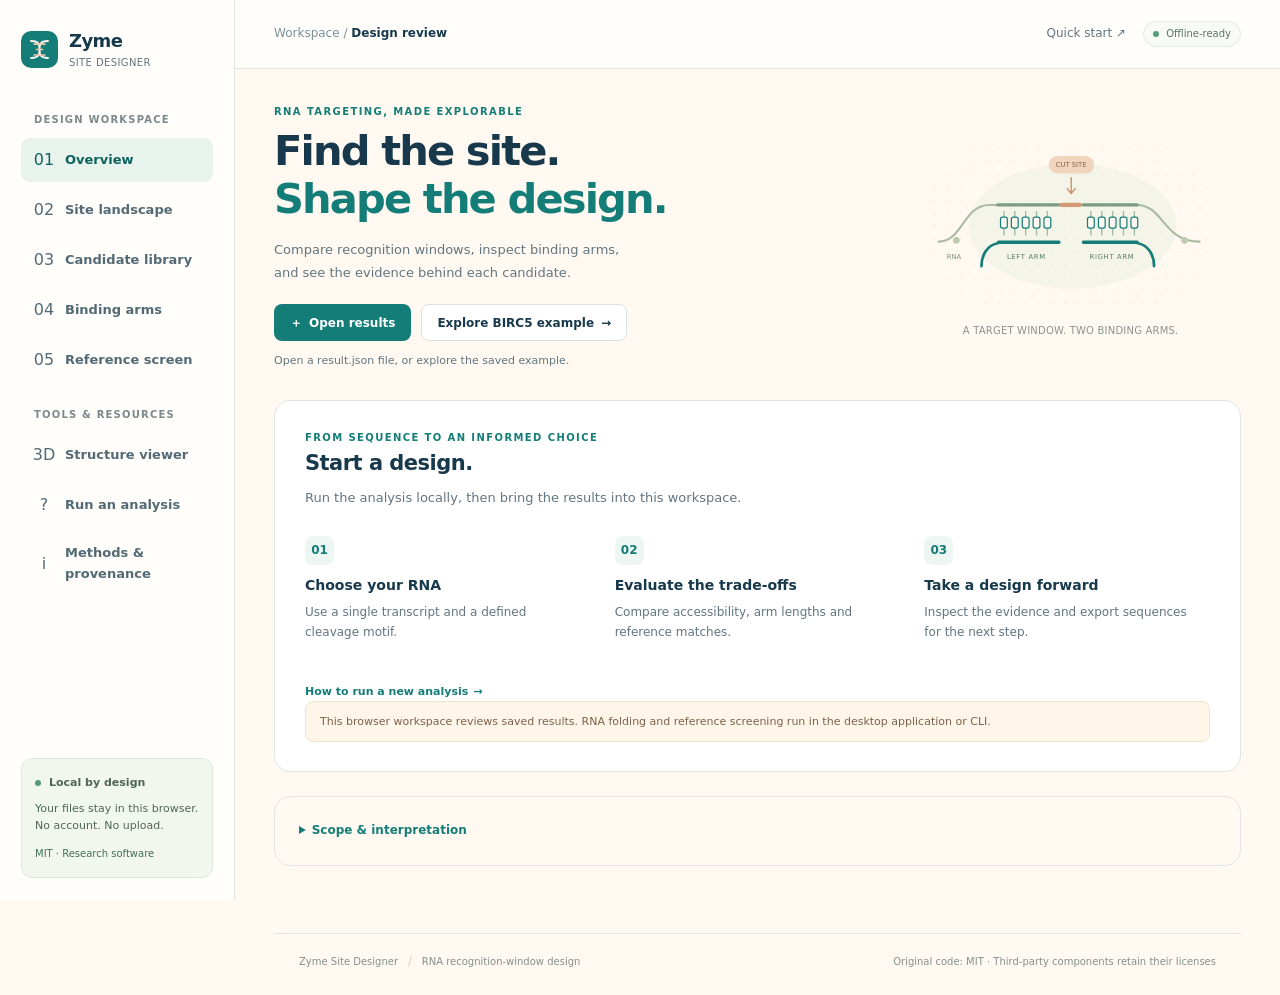
<file: software/ui/index.html>
<!doctype html>
<html lang="en">
<head>
  <meta charset="utf-8">
  <meta name="viewport" content="width=device-width, initial-scale=1">
  <meta http-equiv="Content-Security-Policy" content="default-src 'none'; script-src 'self'; style-src 'self'; img-src 'self' data:; connect-src 'none'; object-src 'none'; base-uri 'none'">
  <meta name="description" content="An offline workspace for reviewing RNA recognition windows and DNA binding-arm designs.">
  <title>Zyme Site Designer | Design workspace</title>
  <link rel="icon" href="assets/zyme-mark.svg" type="image/svg+xml">
  <link rel="stylesheet" href="styles.css">
  <script src="result-data.js" defer></script>
  <script src="app.js" defer></script>
</head>
<body class="workspace-page">
  <a class="skip-link" href="#workspace">Skip to workspace</a>
  <aside class="sidebar" aria-label="Workspace navigation">
    <a class="brand" href="index.html"><img src="assets/zyme-mark.svg" alt="" width="36" height="36"><span>Zyme<span class="brand-sub">SITE DESIGNER</span></span></a>
    <div class="sidebar-caption">DESIGN WORKSPACE</div>
    <nav class="side-nav">
      <a class="nav-link active" href="#workspace"><span class="nav-symbol" aria-hidden="true">01</span>Overview</a>
      <a class="nav-link" href="#site-map"><span class="nav-symbol" aria-hidden="true">02</span>Site landscape</a>
      <a class="nav-link" href="#candidates"><span class="nav-symbol" aria-hidden="true">03</span>Candidate library</a>
      <a class="nav-link" href="#candidate-detail"><span class="nav-symbol" aria-hidden="true">04</span>Binding arms</a>
      <a class="nav-link" href="#reference"><span class="nav-symbol" aria-hidden="true">05</span>Reference screen</a>
    </nav>
    <div class="sidebar-caption sidebar-second">TOOLS &amp; RESOURCES</div>
    <nav class="side-nav">
      <a class="nav-link" href="structure.html"><span class="nav-symbol" aria-hidden="true">3D</span>Structure viewer</a>
      <a class="nav-link" href="guide.html"><span class="nav-symbol" aria-hidden="true">?</span>Run an analysis</a>
      <a class="nav-link" href="#methods"><span class="nav-symbol" aria-hidden="true">i</span>Methods &amp; provenance</a>
    </nav>
    <div class="local-card"><span class="status-dot" aria-hidden="true"></span><strong>Local by design</strong><p>Your files stay in this browser. No account. No upload.</p><span class="local-tag">MIT · Research software</span></div>
  </aside>
  <div class="workspace-shell">
    <header class="workspace-topbar"><div class="breadcrumb">Workspace <span>/</span> <strong>Design review</strong></div><div class="topbar-actions"><a href="guide.html">Quick start <span aria-hidden="true">↗</span></a><span class="local-badge"><span class="status-dot" aria-hidden="true"></span>Offline-ready</span></div></header>
    <main id="workspace">
      <section class="workspace-intro">
        <div><div class="eyebrow">RNA TARGETING, MADE EXPLORABLE</div><h1>Find the site.<br><span>Shape the design.</span></h1><p>Compare recognition windows, inspect binding arms,<br class="desktop-break"> and see the evidence behind each candidate.</p>
          <div class="load-row"><label class="button" for="result-file"><span aria-hidden="true">＋</span> Open results</label><button class="button secondary" id="load-demo" type="button">Explore BIRC5 example <span aria-hidden="true">→</span></button><input id="result-file" type="file" accept=".json,application/json"></div>
          <div id="file-status" class="file-status" role="status" aria-live="polite">Open a result.json file, or explore the saved example.</div>
        </div>
        <div class="recognition-art"><img src="assets/recognition.svg" alt="Conceptual illustration of two DNA binding arms recognizing an RNA window; not a predicted structure."><span class="art-caption">A TARGET WINDOW. TWO BINDING ARMS.</span></div>
      </section>
      <section id="empty-state" class="panel empty">
        <div class="empty-intro"><span class="eyebrow">FROM SEQUENCE TO AN INFORMED CHOICE</span><h2>Start a design.</h2><p>Run the analysis locally, then bring the results into this workspace.</p></div>
        <div class="onboarding-grid"><div><span class="step-number">01</span><h3>Choose your RNA</h3><p>Use a single transcript and a defined cleavage motif.</p></div><div><span class="step-number">02</span><h3>Evaluate the trade-offs</h3><p>Compare accessibility, arm lengths and reference matches.</p></div><div><span class="step-number">03</span><h3>Take a design forward</h3><p>Inspect the evidence and export sequences for the next step.</p></div></div>
        <a class="text-link" href="guide.html">How to run a new analysis <span aria-hidden="true">→</span></a>
        <p class="scope-note">This browser workspace reviews saved results. RNA folding and reference screening run in the desktop application or CLI.</p>
      </section>
      <div id="results" hidden>
        <div class="section-kicker"><span class="eyebrow">YOUR ANALYSIS AT A GLANCE</span><span class="scope-chip" id="analysis-kind">Saved analysis</span></div>
        <section class="summary-grid" aria-label="Analysis summary">
          <div class="panel statistic"><span class="stat-label">Target transcript</span><strong id="target-label">—</strong><small id="target-length">—</small></div>
          <div class="panel statistic"><span class="stat-label">Candidate designs</span><strong id="candidate-count">—</strong><small>Site × arm-length combinations</small></div>
          <div class="panel statistic"><span class="stat-label">Accessibility available</span><strong id="accessible-count">—</strong><small>Joint window probability</small></div>
          <div class="panel statistic"><span class="stat-label">Reference screened</span><strong id="screen-count">—</strong><small>Unknown is not zero</small></div>
        </section>
        <div class="landscape-layout">
          <section class="panel landscape-panel" id="site-map"><div class="section-heading"><div><span class="eyebrow">01 / EXPLORE</span><h2>The site landscape</h2></div><span class="chart-key"><i></i>Candidate<i class="key-selected"></i>Selected</span></div><p class="section-description">Where does the recognition window sit, and how accessible is it?</p><div id="position-map" class="map" aria-label="Candidate positions and accessibility"></div><p id="map-legend" class="muted">Window unpaired probability; grey indicates missing data.</p></section>
          <section class="panel selection-card" aria-label="Selected design at a glance"><span class="eyebrow">IN FOCUS</span><h2 id="selected-name">Select a design</h2><p id="selected-site" class="muted">—</p><div class="focus-metrics"><div><span>Accessibility</span><strong id="selected-accessibility">—</strong></div><div><span>Other-gene exact hits</span><strong id="selected-hits">—</strong></div></div><div class="arm-preview"><span class="arm-label"><i class="arm-dot left-dot"></i>LEFT DNA ARM · 5′→3′</span><code id="preview-left-arm">—</code><span class="arm-label"><i class="arm-dot right-dot"></i>RIGHT DNA ARM · 5′→3′</span><code id="preview-right-arm">—</code></div><a class="text-link" href="#candidate-detail">Inspect this design <span aria-hidden="true">→</span></a></section>
        </div>
        <section class="panel" id="candidates">
          <div class="section-heading"><div><span class="eyebrow">02 / COMPARE</span><h2>Candidate library</h2></div><button id="download-filtered" class="button secondary compact" type="button">Export filtered CSV <span aria-hidden="true">↓</span></button></div>
          <div class="table-toolbar"><div class="filters"><label>Find a design<input id="search" type="search" placeholder="Search sequence, site or ID"></label><label>Sort by<select id="sort"><option value="original">Analysis order</option><option value="score">Ranking score</option><option value="accessibility">Accessibility</option><option value="coordinate">Site coordinate</option></select></label></div><p id="table-status" class="muted" role="status" aria-live="polite"></p></div>
          <div class="table-wrap"><table><thead><tr><th scope="col">Design</th><th scope="col">Cut site</th><th scope="col">Recognition window</th><th scope="col">Arms (nt)</th><th scope="col">Accessibility</th><th scope="col">Score</th><th scope="col">Exact hits</th><th scope="col">Evidence</th></tr></thead><tbody id="candidate-body"></tbody></table></div>
          <p class="table-footnote">Select a row to review its sequences and reference matches. Scores compare candidates, not cleavage probabilities.</p>
        </section>
        <section class="panel" id="candidate-detail" aria-labelledby="detail-title">
          <div class="section-heading"><div><span class="eyebrow">03 / YOUR SELECTED DESIGN</span><h2 id="detail-title">Design details</h2></div><div class="button-group"><button id="download-fasta" class="button secondary compact" type="button">Export FASTA <span aria-hidden="true">↓</span></button><button id="download-selected" class="button compact" type="button">Export design CSV <span aria-hidden="true">↓</span></button></div></div>
          <div id="detail-summary" class="muted"></div><div id="sequence-context" class="sequence" aria-label="Target RNA sequence and flanking context"></div><div class="sequence-key"><span><i class="arm-dot left-dot"></i>Recognition arms</span><span><i class="arm-dot motif-dot"></i>Cut motif</span><span>RNA shown 5′→3′</span></div>
          <div class="detail-grid"><div><h3>Sequences</h3><dl id="sequence-values" class="values"></dl></div><div><h3>Key features</h3><dl id="feature-values" class="values"></dl><details><summary>More features</summary><dl id="advanced-feature-values" class="values"></dl></details></div></div>
          <details class="notes"><summary>Design notes and interpretation</summary><ul id="candidate-warnings"></ul></details><details><summary>Raw design record</summary><pre id="candidate-json"></pre></details>
        </section>
        <section class="panel" id="reference"><div class="section-heading"><div><span class="eyebrow">04 / CHECK THE REFERENCE</span><h2>Reference matches</h2></div><span class="scope-chip">Sequence matches, not measured cleavage</span></div><p id="reference-label" class="reference-label">No reference specified</p><div class="match-counts" aria-label="Other-gene compatible motif match counts"><div><span>0 mismatches</span><strong id="hits-mm0">—</strong><small>Other-gene compatible sites</small></div><div><span>1 mismatch</span><strong id="hits-mm1">—</strong><small>Other-gene compatible sites</small></div><div><span>2 mismatches</span><strong id="hits-mm2">—</strong><small>Other-gene compatible sites</small></div></div><p id="hit-status" class="muted"></p><div class="table-wrap"><table><thead><tr><th scope="col">Transcript</th><th scope="col">Gene / category</th><th scope="col">Start</th><th scope="col">Arm mismatches</th><th scope="col">Cut motif</th><th scope="col">Matched sequence</th></tr></thead><tbody id="hit-body"></tbody></table></div></section>
        <section class="panel" id="provenance"><span class="eyebrow">05 / TRACE THE ANALYSIS</span><h2>Analysis record</h2><p class="section-description">Review the reference, model settings and the limits of this run.</p><details class="notes"><summary>Run notes</summary><ul id="run-warnings"></ul></details><details><summary>Parameters and reference metadata</summary><pre id="metadata-json"></pre></details></section>
      </div>
      <section class="panel methods" id="methods"><details><summary>Scope & interpretation</summary><p>Zyme Site Designer prioritizes recognition windows using sequence rules, RNA accessibility, hybridization estimates and a specified reference screen. Scores are design priorities, not probabilities of cleavage. Missing values stay unavailable, not zero.</p><p>Accessibility and thermodynamic estimates do not determine cleavage rate. Reference matches need experimental interpretation. Full partzyme sequences are produced only when a defined catalytic and trigger scaffold is supplied.</p></details></section>
    </main>
    <footer><span>Zyme Site Designer <span class="footer-separator">/</span> RNA recognition-window design</span><span>Original code: MIT · Third-party components retain their licenses</span></footer>
  </div>
</body>
</html>
</file>
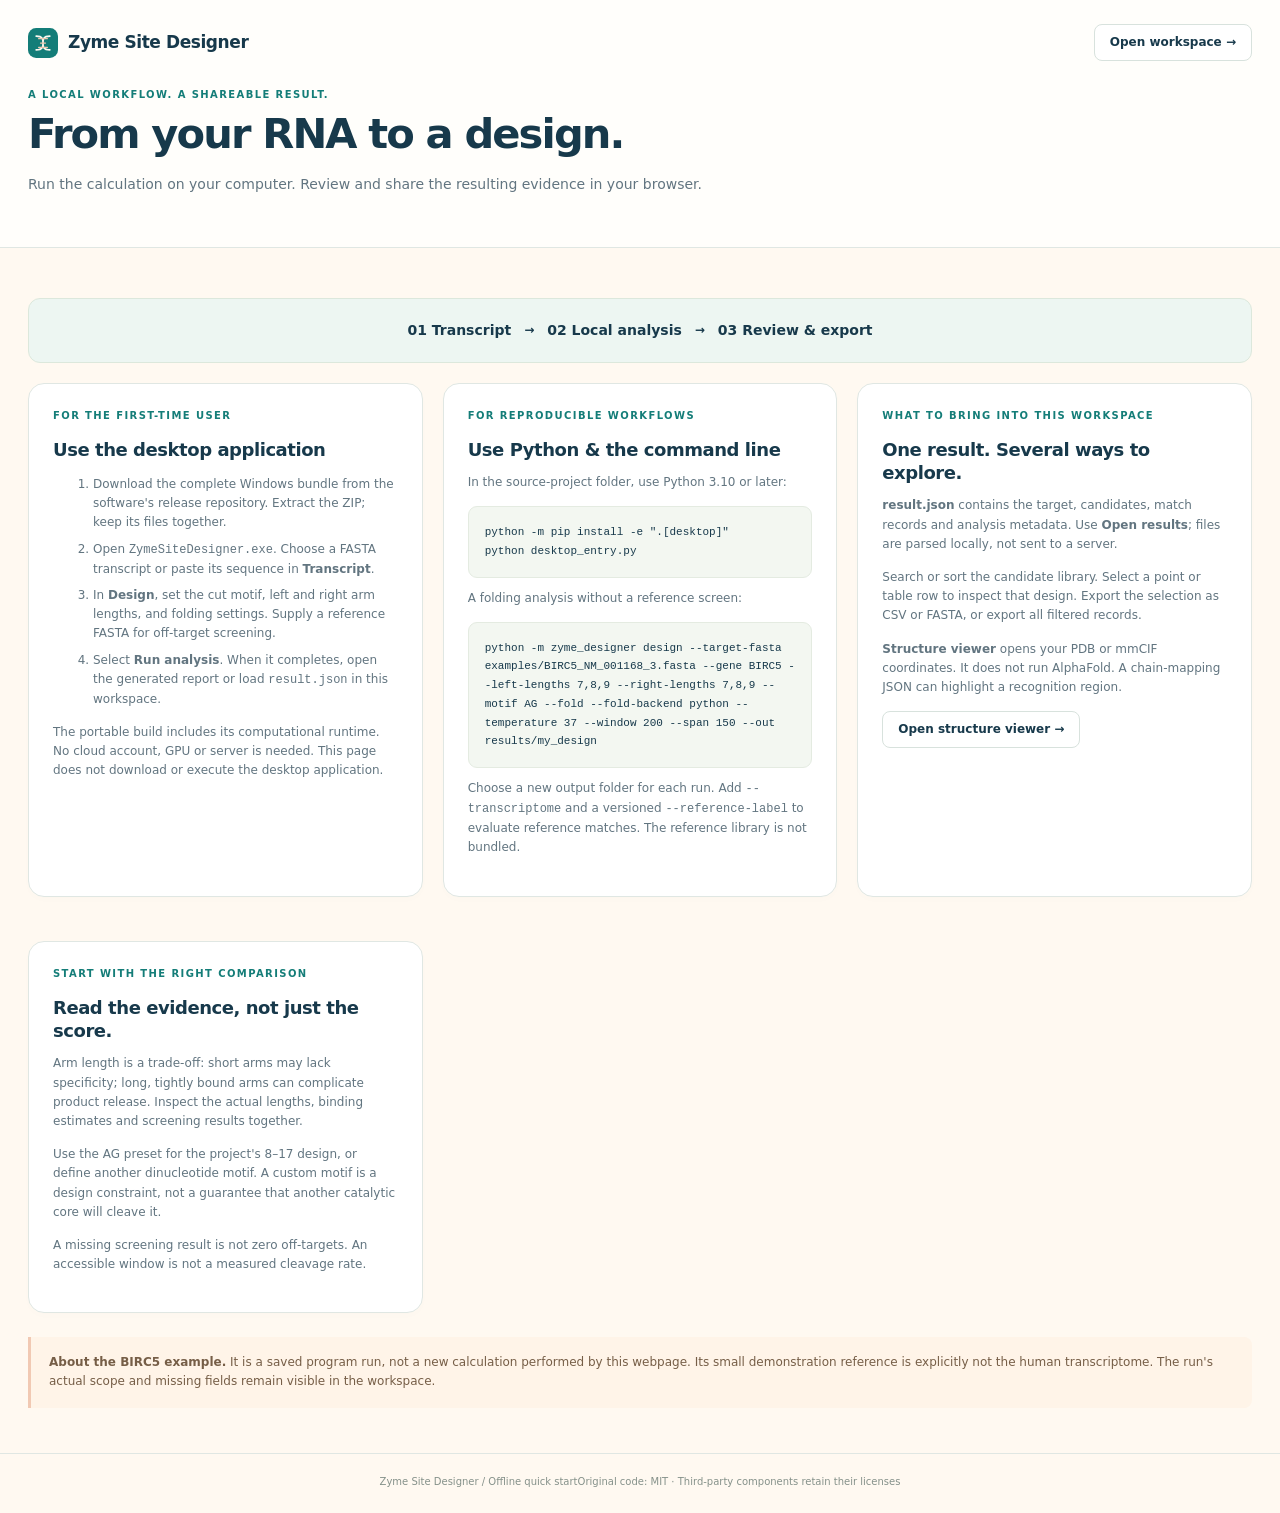
<file: software/ui/guide.html>
<!doctype html>
<html lang="en">
<head>
  <meta charset="utf-8"><meta name="viewport" content="width=device-width, initial-scale=1">
  <meta http-equiv="Content-Security-Policy" content="default-src 'none'; script-src 'self'; style-src 'self'; img-src 'self' data:; connect-src 'none'; object-src 'none'; base-uri 'none'">
  <title>Zyme Site Designer | Quick start</title>
  <link rel="icon" href="assets/zyme-mark.svg" type="image/svg+xml"><link rel="stylesheet" href="styles.css">
</head>
<body>
  <header class="hero"><div class="hero-top"><a class="wordmark" href="index.html"><img src="assets/zyme-mark.svg" alt="">Zyme Site Designer</a><a class="button secondary" href="index.html">Open workspace →</a></div><span class="eyebrow">A LOCAL WORKFLOW. A SHAREABLE RESULT.</span><h1>From your RNA to a design.</h1><p>Run the calculation on your computer. Review and share the resulting evidence in your browser.</p></header>
  <main>
    <div class="guide-flow"><strong>01 Transcript</strong><span>→</span><strong>02 Local analysis</strong><span>→</span><strong>03 Review &amp; export</strong></div>
    <div class="guide-grid">
      <section class="panel guide-step"><span class="eyebrow">FOR THE FIRST-TIME USER</span><h2>Use the desktop application</h2><ol><li>Download the complete Windows bundle from the software's release repository. Extract the ZIP; keep its files together.</li><li>Open <code>ZymeSiteDesigner.exe</code>. Choose a FASTA transcript or paste its sequence in <strong>Transcript</strong>.</li><li>In <strong>Design</strong>, set the cut motif, left and right arm lengths, and folding settings. Supply a reference FASTA for off-target screening.</li><li>Select <strong>Run analysis</strong>. When it completes, open the generated report or load <code>result.json</code> in this workspace.</li></ol><p>The portable build includes its computational runtime. No cloud account, GPU or server is needed. This page does not download or execute the desktop application.</p></section>
      <section class="panel guide-step"><span class="eyebrow">FOR REPRODUCIBLE WORKFLOWS</span><h2>Use Python &amp; the command line</h2><p>In the source-project folder, use Python 3.10 or later:</p><pre>python -m pip install -e ".[desktop]"
python desktop_entry.py</pre><p>A folding analysis without a reference screen:</p><pre>python -m zyme_designer design --target-fasta examples/BIRC5_NM_001168_3.fasta --gene BIRC5 --left-lengths 7,8,9 --right-lengths 7,8,9 --motif AG --fold --fold-backend python --temperature 37 --window 200 --span 150 --out results/my_design</pre><p>Choose a new output folder for each run. Add <code>--transcriptome</code> and a versioned <code>--reference-label</code> to evaluate reference matches. The reference library is not bundled.</p></section>
      <section class="panel guide-step"><span class="eyebrow">WHAT TO BRING INTO THIS WORKSPACE</span><h2>One result. Several ways to explore.</h2><p><strong>result.json</strong> contains the target, candidates, match records and analysis metadata. Use <strong>Open results</strong>; files are parsed locally, not sent to a server.</p><p>Search or sort the candidate library. Select a point or table row to inspect that design. Export the selection as CSV or FASTA, or export all filtered records.</p><p><strong>Structure viewer</strong> opens your PDB or mmCIF coordinates. It does not run AlphaFold. A chain-mapping JSON can highlight a recognition region.</p><a class="button secondary" href="structure.html">Open structure viewer →</a></section>
      <section class="panel guide-step"><span class="eyebrow">START WITH THE RIGHT COMPARISON</span><h2>Read the evidence, not just the score.</h2><p>Arm length is a trade-off: short arms may lack specificity; long, tightly bound arms can complicate product release. Inspect the actual lengths, binding estimates and screening results together.</p><p>Use the AG preset for the project's 8–17 design, or define another dinucleotide motif. A custom motif is a design constraint, not a guarantee that another catalytic core will cleave it.</p><p>A missing screening result is not zero off-targets. An accessible window is not a measured cleavage rate.</p></section>
    </div>
    <div class="guide-note"><strong>About the BIRC5 example.</strong> It is a saved program run, not a new calculation performed by this webpage. Its small demonstration reference is explicitly not the human transcriptome. The run's actual scope and missing fields remain visible in the workspace.</div>
  </main>
  <footer><span>Zyme Site Designer / Offline quick start</span><span>Original code: MIT · Third-party components retain their licenses</span></footer>
</body>
</html>
</file>
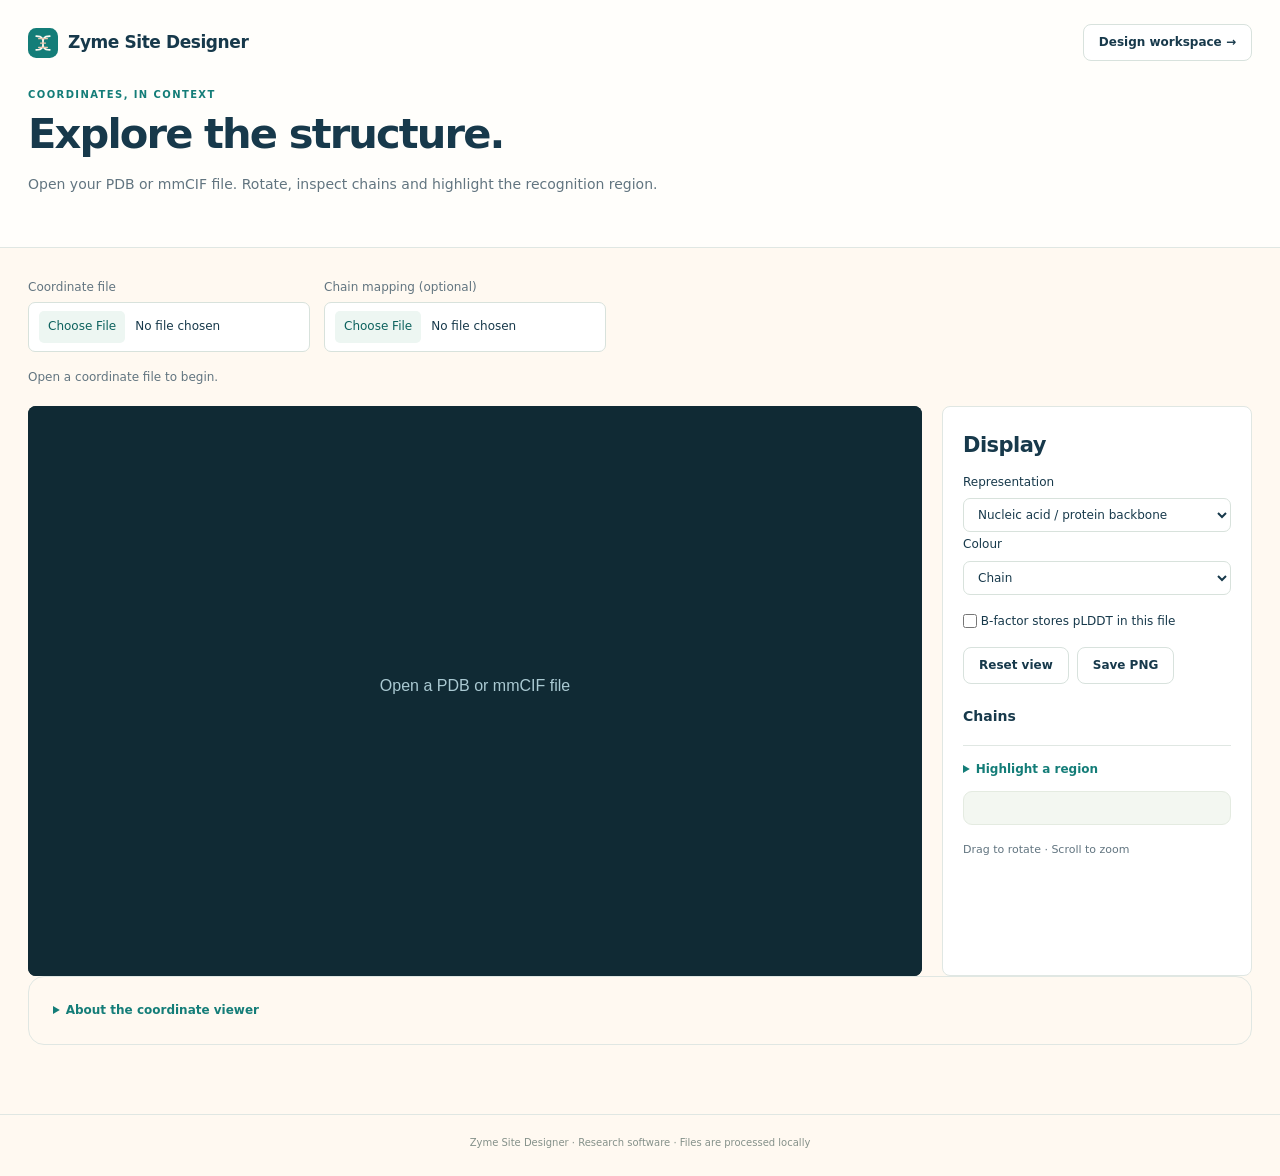
<file: software/ui/structure.html>
<!doctype html>
<html lang="en">
<head>
  <meta charset="utf-8"><meta name="viewport" content="width=device-width,initial-scale=1">
  <title>Zyme Site Designer | Structure viewer</title>
  <link rel="icon" href="assets/zyme-mark.svg" type="image/svg+xml">
  <link rel="stylesheet" href="styles.css">
  <style>
    .structure-layout{display:grid;grid-template-columns:minmax(0,1fr) 310px;gap:20px}
    #structure-canvas{width:100%;height:570px;display:block;border-radius:8px;background:#102a34;touch-action:none}
    .structure-controls{display:flex;flex-wrap:wrap;gap:14px;margin:0 0 16px;align-items:center}
    .structure-controls label{font-size:12px;color:var(--muted)}
    .structure-controls input{display:block;margin-top:5px}
    .chain-row{display:flex;gap:10px;align-items:center;margin:8px 0;font-size:13px}.swatch{width:12px;height:12px;border-radius:3px}
    .structure-layout aside{padding:20px;background:white;border:1px solid var(--line);border-radius:8px}
    .structure-layout aside label{font-size:12px}
    .structure-layout aside select{display:block;width:100%;margin-top:6px}
    #coordinate-info{white-space:pre-wrap;word-break:break-word;font-size:12px}
    input[type=file]{max-width:300px}#structure-status{min-height:24px;font-size:12px;color:var(--muted)}
    .viewer-actions{display:flex;gap:8px;margin:16px 0}
    .structure-layout aside details{border-top:1px solid var(--line);padding-top:14px}
    .structure-layout aside small{font-size:11px;color:var(--muted)}
    @media(max-width:900px){.structure-layout{grid-template-columns:1fr}#structure-canvas{height:450px}}
    @media(max-width:540px){#structure-canvas{height:360px}.structure-controls{align-items:stretch}.structure-controls label{width:100%}input[type=file]{width:100%;max-width:none}}
  </style>
</head>
<body>
  <header class="hero"><div class="hero-top"><a class="wordmark" href="index.html"><img src="assets/zyme-mark.svg" alt="">Zyme Site Designer</a><a class="button secondary" href="index.html">Design workspace →</a></div><span class="eyebrow">COORDINATES, IN CONTEXT</span><h1>Explore the structure.</h1><p>Open your PDB or mmCIF file. Rotate, inspect chains and highlight the recognition region.</p></header>
  <main>
    <div class="structure-controls">
      <label>Coordinate file <input id="coordinate-file" type="file" accept=".pdb,.ent,.cif,.mmcif"></label>
      <label>Chain mapping (optional) <input id="mapping-file" type="file" accept=".json"></label>
    </div>
    <p id="structure-status" role="status" aria-live="polite">Open a coordinate file to begin.</p>
    <section class="structure-layout">
      <canvas id="structure-canvas" aria-label="Rotatable molecular coordinate preview"></canvas>
      <aside>
        <h2>Display</h2>
        <label>Representation <select id="representation"><option value="backbone">Nucleic acid / protein backbone</option><option value="atoms">Heavy-atom points (up to 15,000)</option></select></label>
        <p><label>Colour <select id="colour-mode"><option value="chain">Chain</option><option value="confidence">pLDDT</option></select></label></p>
        <p><label><input id="plddt-confirm" type="checkbox"> B-factor stores pLDDT in this file</label></p>
        <div class="viewer-actions"><button id="reset-camera" class="secondary">Reset view</button><button id="save-image" class="secondary">Save PNG</button></div>
        <h3>Chains</h3><div id="chain-list"></div>
        <details><summary>Highlight a region</summary>
          <p><label>Chain <input id="highlight-chain" value="C" size="5"></label></p>
          <p><label>Residue range <input id="highlight-start" type="number" min="1" value="1" style="width:70px"> — <input id="highlight-end" type="number" min="1" value="16" style="width:70px"></label></p>
          <button id="apply-highlight">Apply highlight</button>
          <p><small>A matching chain_mapping.json highlights the target automatically. Manual values refer to residue numbers within the supplied structure.</small></p>
        </details>
        <pre id="coordinate-info"></pre>
        <p><small>Drag to rotate · Scroll to zoom</small></p>
      </aside>
    </section>
    <section class="panel methods"><details><summary>About the coordinate viewer</summary><p>This viewer renders supplied coordinates; it does not run AlphaFold or predict a structure. Backbone lines are visual guides rather than validated covalent bonds. Only the first model and the preferred alternate location are shown.</p><p>B-factor values are interpreted as pLDDT only when explicitly confirmed. Coordinate coverage and prediction confidence are separate from RNA accessibility and do not affect candidate ranking.</p></details></section>
  </main>
  <footer>Zyme Site Designer · Research software · Files are processed locally</footer>
  <script src="structure.js"></script>
</body>
</html>
</file>
<file: software/ui/styles.css>
:root {
  color-scheme: light;
  --ink:#17394b; --muted:#627580; --line:#e0e7e3;
  --accent:#147d78; --accent-dark:#0d625e; --soft:#edf6f2;
  --warn:#805417; --bg:#fff9f1; --card:#fff; --peach:#f1c9b3;
  --sidebar-width:235px; --radius:16px;
}
* { box-sizing:border-box; }
html { scroll-behavior:smooth;scroll-padding-top:90px; }
body { margin:0;background:var(--bg);color:var(--ink);font:14px/1.6 "Segoe UI",system-ui,-apple-system,BlinkMacSystemFont,sans-serif;-webkit-font-smoothing:antialiased; }
a { color:var(--accent);text-underline-offset:3px; }
.skip-link { position:fixed;left:16px;top:-70px;z-index:50;padding:10px 15px;border-radius:8px;background:var(--accent);color:#fff;text-decoration:none;font-size:12px; }
.skip-link:focus { top:12px; }
button,input,select,textarea { font:inherit; }
button,a,input,select,summary { -webkit-tap-highlight-color:transparent; }
h1,h2,h3,p { overflow-wrap:break-word; }
h1 { margin:8px 0 15px;font-size:clamp(31px,3.25vw,45px);line-height:1.15;font-weight:680;letter-spacing:-.045em; }
h2 { margin:5px 0 11px;font-size:21px;line-height:1.3;font-weight:650;letter-spacing:-.025em; }
h3 { font-size:14px;line-height:1.4;margin:23px 0 10px;font-weight:650; }
p { margin:0 0 14px; }
small { font-size:11px; }
.eyebrow { display:block;font-size:10px;line-height:1.5;font-weight:750;letter-spacing:.14em;text-transform:uppercase;color:var(--accent); }
.muted { font-size:12px;color:var(--muted); }
.section-description { color:var(--muted);font-size:12px;margin:0 0 18px;max-width:650px; }
.sidebar { position:fixed;inset:0 auto 0 0;width:var(--sidebar-width);z-index:20;background:#fffefb;border-right:1px solid var(--line);display:flex;flex-direction:column;padding:31px 21px 22px;overflow-y:auto; }
.brand { display:flex;align-items:center;gap:11px;color:var(--ink);text-decoration:none;font-size:18px;font-weight:750;line-height:1.15;letter-spacing:-.035em; }
.brand>img { width:37px;height:37px;object-fit:contain;flex:none; }
.brand-sub { display:block;font-size:10px;font-weight:500;letter-spacing:.04em;color:var(--muted);margin-top:5px; }
.sidebar-caption { margin:45px 13px 11px;font-size:10px;line-height:1.4;letter-spacing:.12em;text-transform:uppercase;font-weight:700;color:#7b898e; }
.side-nav { display:flex;flex-direction:column;gap:6px; }
.nav-link { display:flex;align-items:center;gap:11px;min-height:44px;padding:10px 13px;border-radius:9px;color:#536a76;text-decoration:none;font-size:13px;font-weight:550;transition:background .15s ease,color .15s ease; }
.nav-link:hover { background:#f4f5ef;color:var(--ink); }
.nav-link.active,.nav-link[aria-current=page] { background:#e9f3ed;color:var(--accent-dark);font-weight:700; }
.nav-symbol { width:20px;display:inline-flex;align-items:center;justify-content:center;flex:none;font-size:16px;font-weight:500;line-height:1; }
.sidebar-second { margin-top:26px; }
.sidebar-second .sidebar-caption { margin-top:0; }
.local-card { margin-top:auto;border:1px solid #dde9df;border-radius:11px;background:#f2f7ed;padding:15px 13px;color:#4f655a;font-size:11px;line-height:1.6; }
.local-card p { margin:8px 0 0; }
.local-card>.status-dot { margin-right:8px;vertical-align:middle; }
.local-card>.local-tag { margin-top:11px;font-weight:500;font-size:10px; }
.local-tag { display:flex;align-items:center;gap:7px;font-size:11px;font-weight:700;color:#416e59; }
.status-dot { display:inline-block;width:6px;height:6px;flex:none;background:#569b77;border-radius:50%; }
.workspace-shell { margin-left:var(--sidebar-width);min-width:0; }
.workspace-topbar { min-height:69px;padding:18px 39px;border-bottom:1px solid var(--line);background:#fffefb;display:flex;align-items:center;justify-content:space-between;gap:18px; }
.breadcrumb { color:#78909a;font-size:12px; }
.breadcrumb strong,.breadcrumb b { font-weight:600;color:var(--ink); }
.topbar-actions { display:flex;align-items:center;gap:17px;flex-shrink:0; }
.topbar-actions a:not(.button) { color:var(--muted);font-size:12px;text-decoration:none; }
.topbar-actions a:hover { color:var(--accent); }
.local-badge { display:inline-flex;align-items:center;gap:7px;border:1px solid #e3e9e3;background:#f8faf6;color:#5b7565;padding:4px 9px;border-radius:99px;font-size:10px;white-space:nowrap; }
main { max-width:1320px;padding:30px 28px 45px;margin:0 auto; }
.workspace-page main { max-width:1370px;padding:35px 39px 43px; }
.workspace-intro { display:grid;grid-template-columns:minmax(0,1.4fr) minmax(240px,.8fr);gap:30px;align-items:center;margin-bottom:30px; }
.workspace-intro h1 span { color:var(--accent); }
.workspace-intro p { max-width:570px;color:var(--muted);font-size:13px;line-height:1.8;margin-bottom:20px; }
.recognition-art { margin:0;align-self:center;min-width:0;text-align:center; }
.recognition-art>img { width:100%;max-width:332px;height:184px;display:block;margin:auto;object-fit:contain; }
.art-caption { color:#8a958e;font-size:10px;margin:1px 0 0;letter-spacing:.02em; }
.load-row { display:flex;align-items:center;gap:10px;flex-wrap:wrap; }
#result-file { position:absolute;width:1px;height:1px;overflow:hidden;clip-path:inset(50%); }
.load-row:focus-within label[for="result-file"] { outline:3px solid #79b9b5;outline-offset:3px; }
.file-status,#file-status { display:block;font-size:11px;color:var(--muted);margin-top:11px;overflow-wrap:anywhere; }
.load-row #file-status { margin-top:0; }
.button,button { display:inline-flex;align-items:center;justify-content:center;gap:7px;border:1px solid transparent;background:var(--accent);color:#fff;padding:9px 15px;border-radius:8px;font:inherit;font-size:12px;font-weight:650;line-height:1.4;cursor:pointer;text-decoration:none;min-height:37px;transition:background .15s ease,border-color .15s ease,box-shadow .15s ease; }
.button:hover,button:hover { background:var(--accent-dark); }
.button.secondary,button.secondary { background:#fff;border-color:#d8e2dd;color:var(--ink);font-weight:550; }
.button.secondary:hover,button.secondary:hover { background:#f5f8f3;border-color:#b8cfc2; }
.button.compact,button.compact { padding:7px 11px;min-height:32px;font-size:11px; }
.button:focus-visible,button:focus-visible,a:focus-visible,input:focus-visible,select:focus-visible,summary:focus-visible { outline:3px solid #79b9b5;outline-offset:3px; }
button:disabled,.button[aria-disabled=true] { opacity:.45;cursor:default; }
.button-group { display:flex;align-items:center;gap:8px;flex-wrap:wrap; }
.panel { margin:0 0 24px;padding:24px;background:var(--card);border:1px solid var(--line);border-radius:var(--radius);box-shadow:0 3px 9px #17394b03;min-width:0; }
.empty { padding:29px 30px;max-width:none; }
.empty-intro { max-width:700px; }
.empty-intro p { color:var(--muted);font-size:13px; }
.onboarding-grid { display:grid;grid-template-columns:repeat(3,minmax(0,1fr));gap:24px;margin:27px 0 23px; }
.onboarding-grid>div,.onboarding-grid>article { padding-right:15px; }
.step-number { display:inline-flex;align-items:center;justify-content:center;width:29px;height:29px;color:var(--accent);background:var(--soft);font-size:12px;font-weight:700;border-radius:8px; }
.onboarding-grid h3 { margin:11px 0 6px; }
.onboarding-grid p { font-size:12px;line-height:1.7;color:var(--muted);margin:0; }
.scope-note { color:#7a624b;background:#fff5e8;border:1px solid #f0e3cf;font-size:11px;padding:11px 14px;border-radius:8px;margin-bottom:0; }
.section-kicker { display:flex;align-items:center;justify-content:space-between;gap:14px;flex-wrap:wrap;margin:3px 0 15px; }
.section-kicker h2 { font-size:16px;margin:0; }
.scope-chip { display:inline-flex;align-items:center;gap:6px;font-size:10px;line-height:1.5;padding:4px 8px;background:#f4eee3;color:#8b6946;border-radius:5px;max-width:100%;overflow-wrap:anywhere; }
.summary-grid { display:grid;grid-template-columns:repeat(4,minmax(0,1fr));gap:15px;margin-bottom:24px; }
.summary-grid .panel { margin:0; }
.statistic { position:relative;overflow:hidden;padding:19px 20px; }
.statistic .stat-label,.statistic>span,.statistic small { display:block;color:var(--muted); }
.statistic .stat-label,.statistic>span { font-size:11px;font-weight:500; }
.statistic strong { display:block;font-size:25px;font-weight:650;line-height:1.3;margin:9px 0 7px;letter-spacing:-.04em;overflow-wrap:anywhere; }
.statistic small { font-size:10px;line-height:1.6; }
.landscape-layout { display:grid;grid-template-columns:minmax(0,1.75fr) minmax(260px,1fr);gap:21px;align-items:stretch; }
.landscape-layout>.panel { min-width:0; }
.landscape-panel { display:flex;flex-direction:column; }
.landscape-panel .muted { margin-top:12px;margin-bottom:0;font-size:10px; }
.section-heading { display:flex;align-items:center;justify-content:space-between;gap:16px;flex-wrap:wrap; }
.chart-key { display:flex;align-items:center;flex-wrap:wrap;gap:6px;color:var(--muted);font-size:10px; }
.chart-key i { display:inline-block;width:7px;height:7px;border-radius:50%;background:#a6c7b8;flex:none;margin-left:8px; }
.chart-key i:first-child { margin-left:0; }
.chart-key i.key-selected,.chart-key .key-selected { background:#cf8768; }
.map { width:100%;overflow:hidden;margin:auto 0;min-width:0; }
.map svg { display:block;width:100%;height:auto;max-height:255px; }
.selection-card { background:linear-gradient(135deg,#fafffb,#fff);border-color:#d7e5d9; }
.selection-card h2 { margin:6px 0 9px;font-size:23px; }
.selection-card>p { color:var(--muted);font-size:12px;line-height:1.7; }
.focus-metrics { display:grid;grid-template-columns:1fr 1fr;gap:10px;margin:18px 0; }
.focus-metrics>div { background:#f0f6ef;border-radius:8px;padding:10px 12px;min-width:0; }
.focus-metrics span { display:block;color:#6d7d74;font-size:10px; }
.focus-metrics strong { display:block;color:var(--ink);font-size:18px;font-weight:650;margin-top:3px;overflow-wrap:anywhere; }
.arm-preview { padding-top:4px; }
.arm-label { display:flex;align-items:center;gap:6px;color:var(--muted);font-size:10px;margin:9px 0 3px; }
.arm-dot { display:inline-block;width:6px;height:6px;border-radius:2px;flex:none; }
.left-dot { background:#378f95; }
.right-dot { background:#ce9975; }
.arm-preview code { display:block;font:12px/1.7 "Cascadia Code",Consolas,monospace;color:var(--ink);letter-spacing:.065em;overflow-wrap:anywhere; }
.text-link { display:inline-flex;gap:5px;align-items:center;margin-top:17px;font-size:11px;font-weight:650;text-decoration:none; }
.text-link:hover { text-decoration:underline; }
.table-toolbar { display:flex;align-items:flex-end;justify-content:space-between;gap:18px;flex-wrap:wrap;margin:0 0 19px; }
.table-toolbar h2 { font-size:19px;margin:0; }
.table-toolbar p { margin:6px 0 0;font-size:11px;color:var(--muted); }
.table-footnote { margin:13px 0 0;font-size:11px;color:var(--muted); }
.filters { display:flex;align-items:flex-end;gap:12px;flex-wrap:wrap; }
.filters label { display:flex;flex-direction:column;align-items:flex-start;gap:5px;font-size:10px;font-weight:550;color:var(--muted); }
.filters input:not([type=checkbox]),.filters select { min-width:120px;max-width:200px;font-size:12px;min-height:34px; }
.filters label:has(input[type=checkbox]) { flex-direction:row;align-items:center;align-self:center;gap:7px;padding-top:20px; }
input,select,textarea { border:1px solid #d8e2dc;padding:8px 10px;border-radius:7px;background:#fff;color:var(--ink);max-width:100%;font:inherit;font-size:12px; }
input::placeholder { color:#94a19c; }
input[type=checkbox] { width:14px;height:14px;min-width:14px;margin:0;accent-color:var(--accent);vertical-align:middle; }
input[type=file] { font-size:12px; }
input[type=file]::file-selector-button { border:0;border-radius:5px;background:var(--soft);color:var(--accent-dark);padding:6px 9px;margin-right:10px;font:inherit;cursor:pointer; }
.table-wrap { overflow:auto;max-height:480px;border:1px solid #e4eae5;border-radius:10px;scrollbar-color:#c3d4ca #f7faf6;scrollbar-width:thin; }
table { width:100%;border-collapse:collapse;font-size:12px;text-align:left; }
th { color:#6c7e75;background:#f5f8f2;font-size:10px;font-weight:650;position:sticky;top:0;z-index:1; }
th,td { padding:12px 13px;border-bottom:1px solid #eaf0e9;white-space:nowrap; }
tbody tr { cursor:pointer; }
tbody tr:last-child td { border-bottom:0; }
tbody tr:hover { background:#f8fbf5; }
tbody tr.selected { background:#edf6ed;box-shadow:inset 3px 0 var(--accent); }
tbody tr:focus-visible { outline:2px solid #79b9b5;outline-offset:-2px; }
td.mono { font-family:"Cascadia Code",Consolas,monospace;letter-spacing:.025em; }
.pill { display:inline-block;padding:3px 7px;border-radius:5px;background:#edf5ef;color:#50705d;font-size:10px;font-weight:550; }
.pill.warning { background:#fff1db;color:var(--warn); }
.detail-grid { display:grid;grid-template-columns:1fr 1fr;gap:32px; }
.values { display:grid;grid-template-columns:minmax(140px,.9fr) minmax(0,1.2fr);gap:0;font-size:12px;margin:0; }
.values dt,.values dd { margin:0;border-bottom:1px solid #eaf0e9;padding:9px 0; }
.values dt { color:var(--muted);padding-right:12px; }
.values dd { overflow-wrap:anywhere;font-family:"Cascadia Code",Consolas,monospace;font-size:12px; }
.sequence { margin-top:17px;padding:17px 18px;border:1px solid #dce8dd;border-radius:10px;background:#f4f9f1;overflow-wrap:anywhere;font:14px/2 "Cascadia Code",Consolas,monospace;letter-spacing:.04em; }
.sequence .flank { color:#83928b; }
.sequence .arm { background:#d4eadc;padding:3px 0; }
.sequence .motif { color:#965330;background:#f8ddbd;font-weight:700;padding:3px 0; }
.sequence .cut { color:#9b5337;font-weight:700; }
.sequence-key { display:flex;gap:13px;align-items:center;flex-wrap:wrap;margin:10px 0 0;font-size:10px;color:var(--muted); }
.sequence-key i { display:inline-block;width:9px;height:9px;border-radius:2px;background:#d4eadc;margin-right:5px; }
.sequence-key .motif-key,.sequence-key .motif-dot { background:#f8ddbd; }
.reference-label { font-size:11px;color:var(--muted);overflow-wrap:anywhere; }
.match-counts { display:grid;grid-template-columns:repeat(3,minmax(0,1fr));gap:10px;margin:14px 0 17px; }
.match-counts>div { border:1px solid var(--line);border-radius:8px;padding:11px 10px;min-width:0; }
.match-counts span,.match-counts small { display:block;font-size:10px;color:var(--muted); }
.match-counts strong { display:block;font-size:22px;font-weight:650;margin:3px 0;line-height:1.3;overflow-wrap:anywhere; }
li { margin:7px 0;font-size:12px;color:var(--muted); }
details { margin-top:18px; }
summary { cursor:pointer;color:var(--accent);font-size:12px;font-weight:650; }
.notes { margin-top:18px;border-top:1px solid #e8eee7;padding-top:15px; }
.notes>summary { list-style:none;display:flex;align-items:center;justify-content:space-between;gap:18px;padding:0 0 2px; }
.notes>summary::-webkit-details-marker { display:none; }
.notes>summary::after { content:"+";font-size:18px;line-height:1;font-weight:400;color:#668478; }
.notes[open]>summary::after { content:"−"; }
.notes p { margin:12px 0;color:var(--muted);font-size:12px; }
.methods { background:transparent;box-shadow:none; }
.methods details { margin:0; }
.methods p { font-size:12px;max-width:980px;color:var(--muted); }
pre { white-space:pre-wrap;overflow-wrap:anywhere;font:11px/1.7 "Cascadia Code",Consolas,monospace;background:#f3f7f1;padding:16px;border:1px solid #e4ebe1;border-radius:9px;max-height:420px;overflow:auto; }
footer { text-align:center;padding:20px 25px 25px;border-top:1px solid var(--line);font-size:10px;color:#85918a; }
.workspace-page footer { margin:0 39px;display:flex;justify-content:space-between;gap:12px;flex-wrap:wrap;text-align:left; }
.footer-separator { margin:0 7px;color:#bdc7be; }
[hidden] { display:none !important; }
/* The coordinate viewer keeps its independent, full-width layout. */
.hero { padding:24px max(28px,calc((100vw - 1280px)/2)) 30px;background:#fffefb;color:var(--ink);border-bottom:1px solid var(--line); }
.hero-top { display:flex;align-items:center;justify-content:space-between;gap:20px;margin-bottom:26px; }
.wordmark { display:inline-flex;align-items:center;gap:10px;color:var(--ink);font-size:17px;font-weight:750;text-decoration:none;letter-spacing:-.025em; }
.wordmark img { width:30px;height:30px;flex:none; }
.version-label { color:var(--muted);font-size:10px;letter-spacing:.12em; }
.hero p { margin:0 0 22px;color:var(--muted); }
.guide-grid { display:grid;grid-template-columns:repeat(3,minmax(0,1fr));gap:20px; }
.guide-step { border:1px solid var(--line);border-radius:var(--radius);background:#fff;padding:24px;min-width:0; }
.guide-step h2 { font-size:18px;margin:15px 0 12px; }
.guide-step p { font-size:12px;color:var(--muted); }
.guide-flow { display:flex;align-items:center;justify-content:center;gap:13px;flex-wrap:wrap;padding:20px;border:1px solid #dce8dc;border-radius:12px;background:var(--soft);margin:20px 0; }
.guide-flow span { font-size:12px;font-weight:650; }
.guide-note { padding:16px 18px;border-left:3px solid var(--peach);background:#fff4e8;font-size:12px;color:#765e47;border-radius:0 8px 8px 0; }
@media (min-width:1600px) {
  .workspace-page main { padding-top:43px; }
  .workspace-intro { margin-bottom:37px; }
}
@media (max-width:1200px) {
  :root { --sidebar-width:215px; }
  .sidebar { padding-left:17px;padding-right:17px; }
  .workspace-topbar { padding-left:27px;padding-right:27px; }
  .workspace-page main { padding:28px 27px 35px; }
  .workspace-page footer { margin-left:27px;margin-right:27px; }
  .workspace-intro { gap:17px;grid-template-columns:minmax(0,1.5fr) minmax(190px,.7fr); }
  .recognition-art>img { height:160px; }
  .landscape-layout { grid-template-columns:minmax(0,1.5fr) minmax(250px,1fr);gap:16px; }
  .panel { padding:21px; }
  .statistic { padding:17px; }
  .summary-grid { gap:12px; }
}
@media (max-width:960px) {
  .workspace-intro { grid-template-columns:minmax(0,1fr);gap:8px; }
  .recognition-art { display:none; }
  .summary-grid { grid-template-columns:repeat(2,minmax(0,1fr)); }
  .landscape-layout,.detail-grid { grid-template-columns:minmax(0,1fr);gap:0; }
  .selection-card { display:grid;grid-template-columns:1fr 1fr;column-gap:25px; }
  .selection-card>.eyebrow,.selection-card>h2,.selection-card>p,.selection-card>.text-link { grid-column:1; }
  .selection-card>.focus-metrics { grid-column:2;grid-row:1/4;margin:0;align-content:start; }
  .selection-card>.arm-preview { grid-column:2;grid-row:4/7; }
  .guide-grid { grid-template-columns:1fr; }
  .onboarding-grid { gap:17px; }
  .topbar-actions { gap:11px; }
  .local-badge { display:none; }
}
@media (max-width:700px) {
  html { scroll-padding-top:20px; }
  .sidebar { position:relative;inset:auto;width:auto;padding:16px 20px 0;border-right:0;border-bottom:1px solid var(--line); }
  .brand { font-size:17px; }
  .brand>img { width:32px;height:32px; }
  .brand-sub { font-size:10px; }
  .sidebar-caption,.sidebar-second,.local-card { display:none; }
  .side-nav { flex-direction:row;gap:7px;padding:11px 0 10px;overflow-x:auto;scrollbar-width:none;-ms-overflow-style:none;overscroll-behavior-x:contain; }
  .side-nav::-webkit-scrollbar { display:none;width:0;height:0; }
  .nav-link { flex:0 0 auto;min-height:36px;padding:8px 10px;font-size:11px;gap:6px; }
  .nav-symbol { width:15px;font-size:14px; }
  .sidebar>.side-nav:last-of-type { flex-wrap:wrap;overflow:visible;gap:2px 8px;padding:0 0 10px; }
  .sidebar>.side-nav:last-of-type .nav-link { min-height:30px;padding:6px 7px;font-size:10px; }
  .sidebar>.side-nav:last-of-type .nav-symbol { width:12px;font-size:12px; }
  .workspace-shell { margin-left:0; }
  .workspace-topbar { min-height:50px;padding:12px 20px;gap:12px; }
  .breadcrumb { font-size:11px; }
  .topbar-actions a:not(.button) { font-size:11px; }
  .workspace-page main { padding:25px 20px 28px; }
  .workspace-page footer { margin-left:20px;margin-right:20px; }
  .workspace-intro { margin-bottom:24px; }
  h1 { font-size:34px; }
  .workspace-intro p { font-size:12px; }
  .panel { padding:20px;border-radius:13px; }
  .onboarding-grid { margin-top:22px;gap:14px; }
  .onboarding-grid>div,.onboarding-grid>article { padding:0; }
  .onboarding-grid p { font-size:11px; }
  .onboarding-grid h3 { font-size:12px; }
  .statistic { padding:16px; }
  .statistic strong { font-size:23px; }
  .table-toolbar { gap:15px; }
  .filters { width:100%;gap:10px; }
  .filters label { flex:1 1 130px; }
  .filters input:not([type=checkbox]),.filters select { width:100%;max-width:none; }
  .filters label:has(input[type=checkbox]) { flex:0 1 auto;padding-top:4px; }
}
@media (max-width:430px) {
  .sidebar { padding-left:15px;padding-right:15px; }
  .workspace-topbar { padding-left:15px;padding-right:15px; }
  .workspace-page main { padding:24px 15px; }
  .workspace-page footer { margin-left:15px;margin-right:15px; }
  .breadcrumb { max-width:180px; }
  .topbar-actions { gap:8px; }
  h1 { font-size:30px; }
  .panel { padding:17px; }
  .summary-grid { gap:10px; }
  .statistic { padding:14px; }
  .statistic strong { font-size:21px; }
  .onboarding-grid { grid-template-columns:1fr;gap:20px; }
  .onboarding-grid>div,.onboarding-grid>article { position:relative;padding-left:42px; }
  .step-number { position:absolute;left:0;top:0; }
  .onboarding-grid h3 { margin-top:0; }
  .onboarding-grid p { font-size:12px; }
  .selection-card { display:block; }
  .selection-card>.focus-metrics { margin:16px 0; }
  .values { grid-template-columns:minmax(120px,.9fr) minmax(0,1.2fr);font-size:11px; }
  .match-counts { gap:7px; }
  .match-counts>div { padding:9px 7px; }
  .hero { padding:22px 18px; }
  .hero-top { gap:10px; }
  .wordmark { font-size:15px; }
  main { padding:22px 15px; }
}
@media (prefers-reduced-motion:reduce) {
  html { scroll-behavior:auto; }
  *,*::before,*::after { transition:none !important;animation:none !important; }
}
</file>
